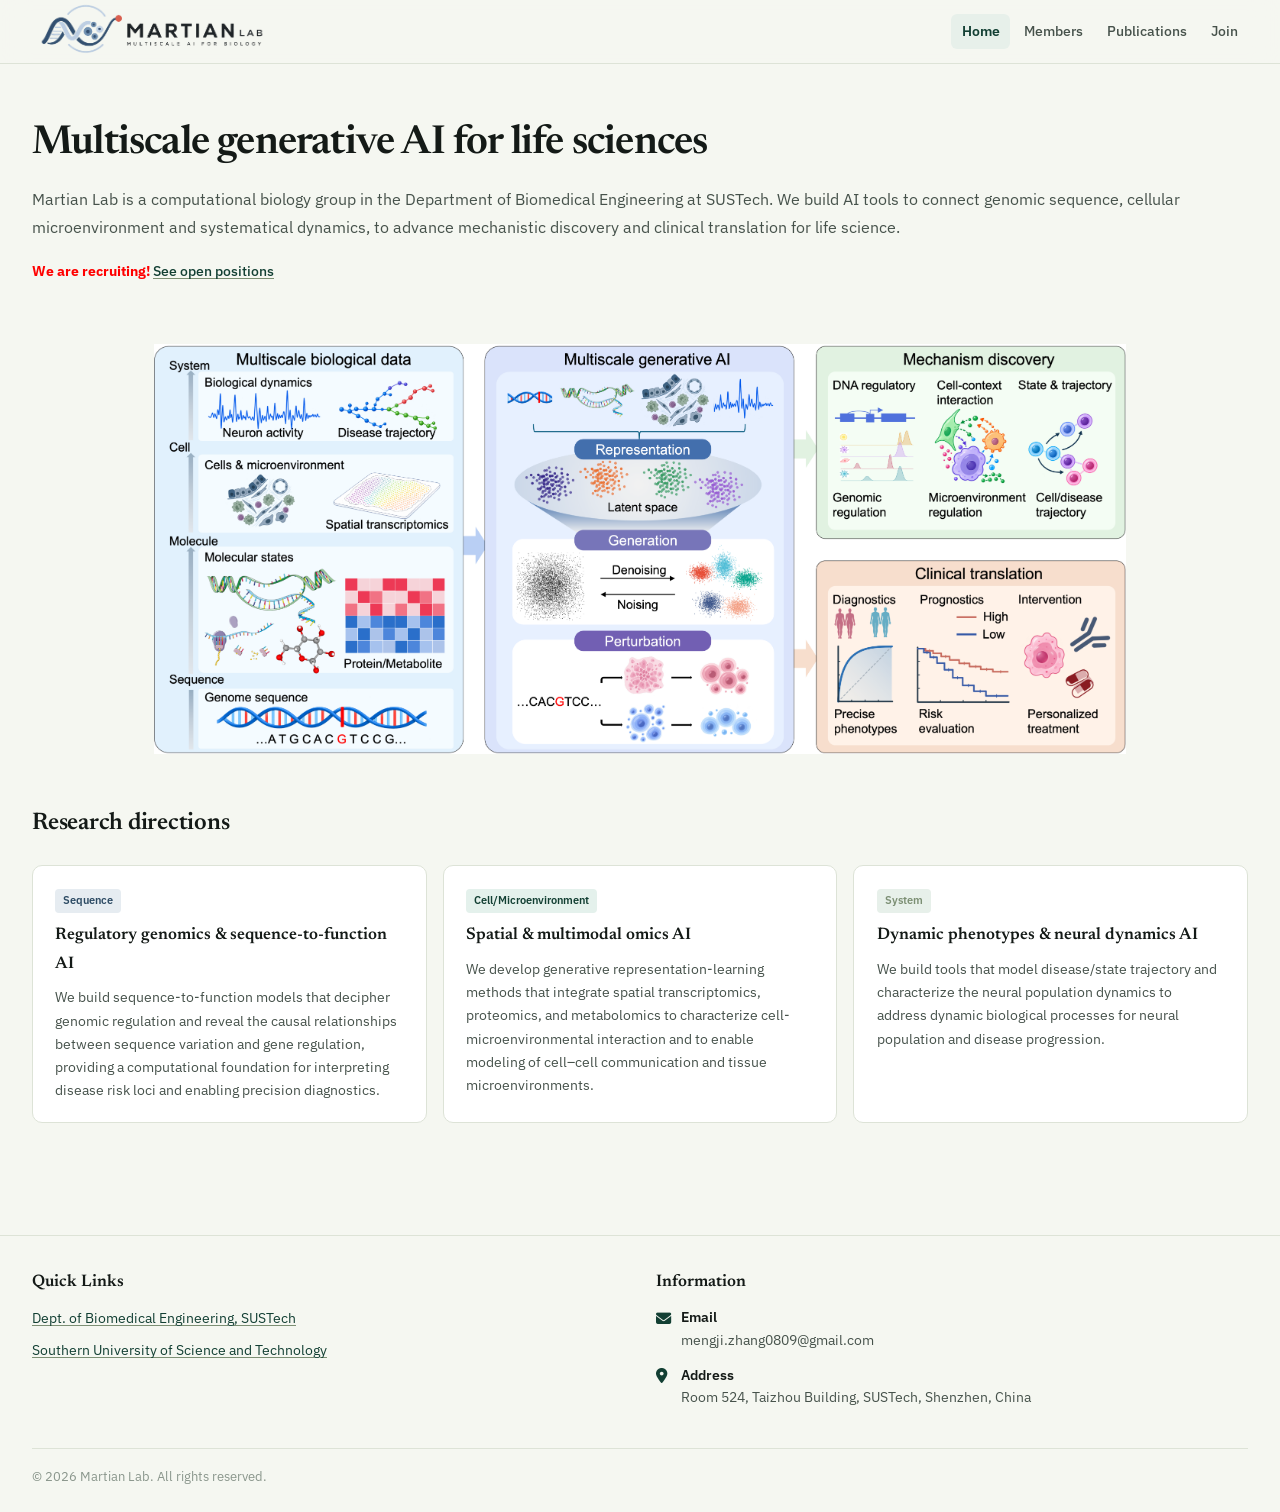
<file: index.html>
<!DOCTYPE html>
<html lang="en">
<head>
<meta charset="UTF-8">
<meta name="viewport" content="width=device-width, initial-scale=1.0">
<title>Martian Lab — Computational Biology, SUSTech</title>
<link rel="preconnect" href="https://fonts.googleapis.com">
<link rel="preconnect" href="https://fonts.gstatic.com" crossorigin>
<link href="https://fonts.googleapis.com/css2?family=Newsreader:ital,opsz,wght@0,6..72,400;0,6..72,500;0,6..72,600;0,6..72,700;1,6..72,400;1,6..72,500&family=IBM+Plex+Sans:wght@400;500;600&display=swap" rel="stylesheet">
<link rel="stylesheet" href="https://cdnjs.cloudflare.com/ajax/libs/font-awesome/6.5.1/css/all.min.css">
<link rel="stylesheet" href="styles.css">
</head>
<body>

<nav>
  <div class="nav-inner">
    <a class="nav-name" href="index.html"><img src="assets/logo.png" alt="Zhang Lab" style="height: 80px; display: block;"></a>
    <button class="hamburger" aria-label="Toggle menu"><i class="fas fa-bars"></i></button>
    <div class="nav-right">
      <div class="nav-links">
        <a href="index.html" class="active">Home</a>
        <a href="members.html">Members</a>
        <a href="publications.html">Publications</a>
        <a href="join.html">Join</a>
      </div>
    </div>
  </div>
</nav>

<main>
  <section class="hero">
    <div class="hero-text">
      <h1>Multiscale generative AI for life sciences</h1>
      <p class="hero-lede">
        Martian Lab is a computational biology group in the Department of Biomedical Engineering at SUSTech. We build AI tools to connect genomic sequence, cellular microenvironment and systematical dynamics, to advance mechanistic discovery and clinical translation for life science.
        
      </p>
      <p class="hero-note">  <strong style="color:red;">We are recruiting!</strong>    
        <a href="join.html">See open positions</a>
        <img src="assets/research-framework.png" alt="Research framework" style="display: block; max-width: 80%; margin: 60px auto -50px;">
      </p>
<!--       <div class="hero-actions">
        <a class="btn btn-primary" href="join.html">Join the lab</a>
      </div> -->
    </div>
<!--     <figure class="hero-figure">
      <img src="assets/research-framework.png" alt="Multiscale generative AI research framework: from multiscale biological data (sequence, molecule, cell, system) through representation, generation, and perturbation modeling, toward mechanism discovery and clinical translation">
    </figure> -->
  </section>

  <section class="section" id="research">
    <div class="section-head"><h2 class="section-title">Research directions</h2></div>
    <p class="research-lede">
    
    </p>
    <div class="research-grid">
      <div class="research-card">
        <span class="research-tag tag-dna">Sequence</span>
        <h3>Regulatory genomics &amp; sequence-to-function AI</h3>
        <p>
          We build sequence-to-function models that decipher genomic regulation and reveal the causal relationships between sequence variation and gene regulation, providing a computational foundation for interpreting disease risk loci and enabling precision diagnostics.
        </p>
      </div>
      <div class="research-card">
        <span class="research-tag tag-omics">Cell/Microenvironment</span>
        <h3>Spatial &amp; multimodal omics AI</h3>
        <p>
          We develop generative representation-learning methods that integrate spatial transcriptomics, proteomics, and metabolomics to characterize cell-microenvironmental interaction and to enable modeling of cell–cell communication and tissue microenvironments.
        </p>
      </div>
      <div class="research-card">
        <span class="research-tag tag-neuro">System</span>
        <h3>Dynamic phenotypes &amp; neural dynamics AI</h3>
        <p>
          We build tools that model disease/state trajectory and characterize the neural population dynamics to address dynamic biological processes for neural population and disease progression.
        </p>
      </div>
    </div>
<!--     <p class="research-note">
      Together, these directions form a technical framework of data representation → generative modeling → perturbation simulation, serving two goals: mechanistic discovery and clinical translation.
      
    </p> -->
  </section>
</main>

<footer class="site-footer">
  <div class="footer-inner">
    <div class="footer-col">
      <h3>Quick Links</h3>
      <ul class="footer-links">
        <li><a href="https://bme.sustech.edu.cn/en/" target="_blank">Dept. of Biomedical Engineering, SUSTech</a></li>
        <li><a href="https://www.sustech.edu.cn/en/" target="_blank">Southern University of Science and Technology</a></li>
      </ul>
    </div>
    <div class="footer-col">
      <h3>Information</h3>
      <div class="footer-info-item">
        <i class="fas fa-envelope"></i>
        <div><span class="footer-info-label">Email</span>mengji.zhang0809@gmail.com</div>
      </div>
      <div class="footer-info-item">
        <i class="fas fa-location-dot"></i>
        <div><span class="footer-info-label">Address</span>Room 524, Taizhou Building, SUSTech, Shenzhen, China</div>
      </div>
    </div>
  </div>
  <div class="footer-bottom">
    <p>© 2026 Martian Lab. All rights reserved.</p>
  </div>
</footer>

<script src="main.js"></script>
</body>
</html>
</file>
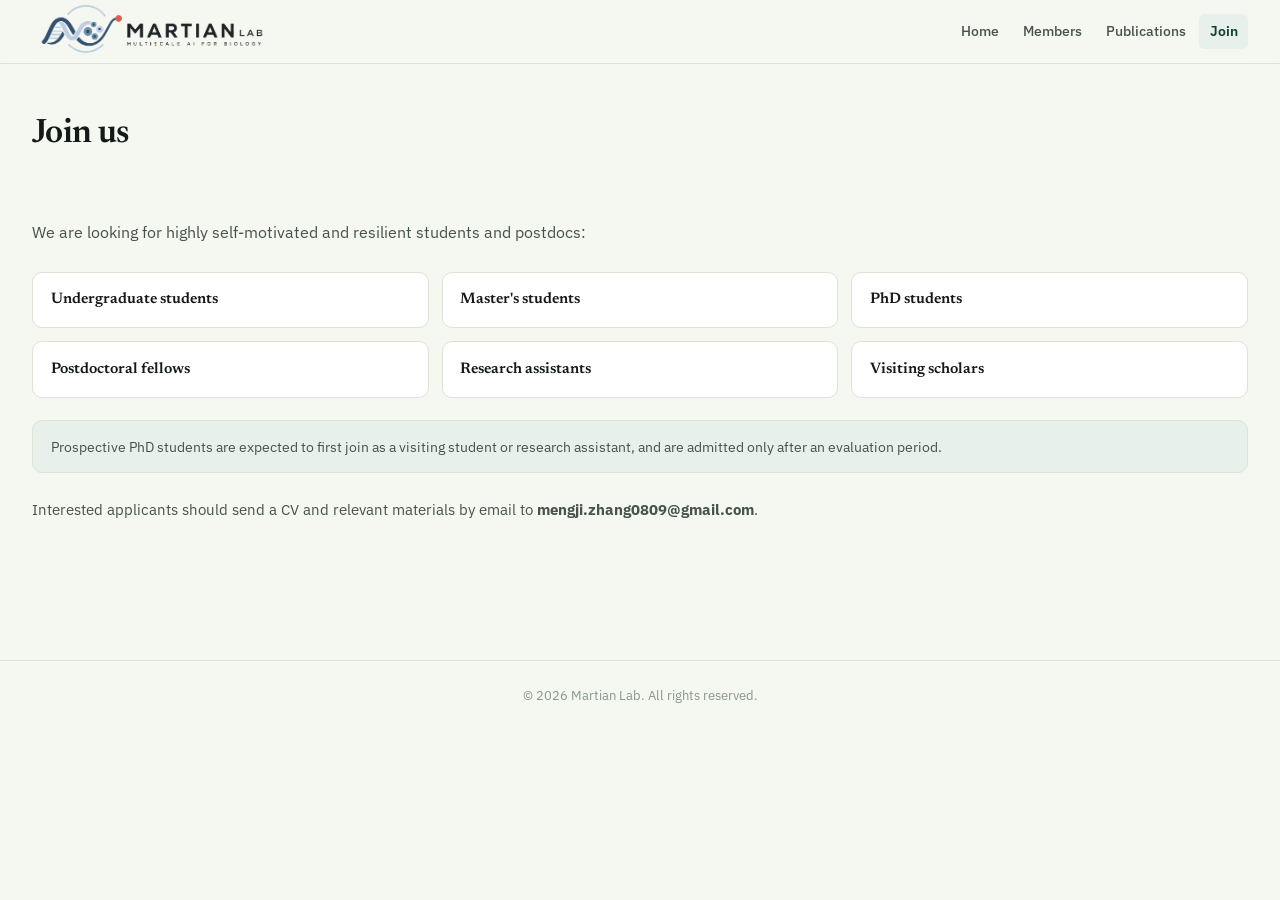
<file: join.html>
<!DOCTYPE html>
<html lang="en">
<head>
<meta charset="UTF-8">
<meta name="viewport" content="width=device-width, initial-scale=1.0">
<title>Join Us — Martian Lab</title>
<link rel="preconnect" href="https://fonts.googleapis.com">
<link rel="preconnect" href="https://fonts.gstatic.com" crossorigin>
<link href="https://fonts.googleapis.com/css2?family=Newsreader:ital,opsz,wght@0,6..72,400;0,6..72,500;0,6..72,600;0,6..72,700;1,6..72,400;1,6..72,500&family=IBM+Plex+Sans:wght@400;500;600&display=swap" rel="stylesheet">
<link rel="stylesheet" href="https://cdnjs.cloudflare.com/ajax/libs/font-awesome/6.5.1/css/all.min.css">
<link rel="stylesheet" href="styles.css">
</head>
<body>

<nav>
  <div class="nav-inner">
    <a class="nav-name" href="index.html"><img src="assets/logo.png" alt="Zhang Lab" style="height: 80px; display: block;"></a>
    <button class="hamburger" aria-label="Toggle menu"><i class="fas fa-bars"></i></button>
    <div class="nav-right">
      <div class="nav-links">
        <a href="index.html">Home</a>
        <a href="members.html">Members</a>
        <a href="publications.html">Publications</a>
        <a href="join.html" class="active">Join</a>
      </div>
    </div>
  </div>
</nav>

<main>
  <div class="page-header">
    <h1>Join us</h1>
  </div>

  <section class="section">
    <p class="join-lede">
     We are looking for highly self-motivated and resilient students and postdocs:
    </p>

    <div class="position-list">
      <div class="position-item">
        <div class="role">Undergraduate students</div>
        <!-- <div class="note">Rolling admissions</div> -->
      </div>
      <div class="position-item">
        <div class="role">Master's students</div>
        <!-- <div class="note">Rolling admissions</div> -->
      </div>
      <div class="position-item">
        <div class="role">PhD students</div>
        <!-- <div class="note">Rolling admissions</div> -->
      </div>
      <div class="position-item">
        <div class="role">Postdoctoral fellows</div>
        <!-- <div class="note">Rolling admissions</div> -->
      </div>
      <div class="position-item">
        <div class="role">Research assistants</div>
        <!-- <div class="note">Rolling admissions</div> -->
      </div>
      <div class="position-item">
        <div class="role">Visiting scholars</div>
        <!-- <div class="note">Rolling admissions</div> -->
      </div>
    </div>

    <div class="info-box">
      Prospective PhD students are expected to first join as a visiting student or research assistant, and are admitted only after an evaluation period.
      
    </div>

    <p class="join-lede" style="font-size:0.92rem;">
      Interested applicants should send a CV and relevant materials by email to <strong>mengji.zhang0809@gmail.com</strong>.
      
    </p>
  </section>
</main>

<footer>
  <p>© 2026 Martian Lab. All rights reserved.</p>
</footer>

<script src="main.js"></script>
</body>
</html>
</file>
<file: styles.css>
:root{
  --ink:#141a17; --ink-soft:#46524b; --ink-muted:#8a968c;
  --paper:#f5f7f1; --card:#ffffff;
  --line:#dde3d7; --line-soft:#e9ede3;
  --teal:#1f6f5c; --teal-deep:#123f33;
  --amber:#b8722f; --amber-deep:#8a541e;
  --ink-blue:#2c4a63; --sage:#7c8f74;
  --highlight:#e7f0ea;
  --serif:'Newsreader',Georgia,serif;
  --sans:'IBM Plex Sans',-apple-system,sans-serif;
  --max-w:1320px; --nav-h:64px;
}
*{margin:0;padding:0;box-sizing:border-box;}
html{scroll-behavior:smooth;scroll-padding-top:calc(var(--nav-h) + 18px);}
body{font-family:var(--sans);color:var(--ink);background:var(--paper);line-height:1.7;font-size:15.5px;-webkit-font-smoothing:antialiased;}
a{color:inherit;}
:focus-visible{outline:2px solid var(--teal);outline-offset:2px;}

nav{position:sticky;top:0;z-index:100;background:rgba(245,247,241,0.9);backdrop-filter:blur(14px);-webkit-backdrop-filter:blur(14px);border-bottom:1px solid var(--line);height:var(--nav-h);}
.nav-inner{max-width:var(--max-w);margin:0 auto;padding:0 2rem;height:100%;display:flex;align-items:center;justify-content:space-between;gap:1rem;}
.nav-name{font-family:var(--serif);font-weight:700;font-size:1.2rem;color:var(--ink);text-decoration:none;letter-spacing:-0.01em;}
.nav-right{display:flex;align-items:center;gap:1.4rem;}
.nav-links{display:flex;gap:0.2rem;}
.nav-links a{font-size:0.85rem;font-weight:500;color:var(--ink-soft);text-decoration:none;padding:0.4rem 0.65rem;border-radius:6px;transition:all .2s;}
.nav-links a:hover{color:var(--teal-deep);background:var(--highlight);}
.nav-links a.active{color:var(--teal-deep);background:var(--highlight);font-weight:600;}
.hamburger{display:none;background:none;border:none;font-size:1.25rem;cursor:pointer;color:var(--ink);min-width:32px;min-height:32px;}

main{max-width:var(--max-w);margin:0 auto;padding:0 2rem 4rem;}

.page-header{padding:2.6rem 0 0.6rem;}
.page-header h1{font-family:var(--serif);font-size:2.1rem;font-weight:600;letter-spacing:-0.02em;margin-bottom:0.6rem;}
.page-header p{color:var(--ink-soft);font-size:0.96rem;}

.hero{display:flex;flex-direction:column;gap:1.8rem;padding:3.5rem 0 2.5rem;}
.hero h1{font-family:var(--serif);font-size:2.5rem;font-weight:600;letter-spacing:-0.02em;line-height:1.22;margin-bottom:1rem;max-width:34ch;}
.hero-lede{color:var(--ink-soft);font-size:1.02rem;line-height:1.75;margin-bottom:1.1rem;}
.hero-note{font-size:0.9rem;color:var(--ink-muted);margin-bottom:1.4rem;}
.hero-note a{color:var(--teal-deep);font-weight:500;text-decoration:underline;text-decoration-color:var(--sage);text-underline-offset:2px;}
.hero-actions{display:flex;gap:0.7rem;flex-wrap:wrap;}
.btn{display:inline-flex;align-items:center;gap:0.45rem;font-family:var(--sans);font-size:0.88rem;font-weight:600;padding:0.65rem 1.15rem;border-radius:8px;text-decoration:none;border:1px solid transparent;transition:transform .15s, box-shadow .15s;}
.btn-primary{background:var(--teal-deep);color:#fff;}
.btn-primary:hover{transform:translateY(-1px);box-shadow:0 6px 16px rgba(18,63,51,0.22);}
.btn-ghost{border-color:var(--line);color:var(--ink);}
.btn-ghost:hover{border-color:var(--teal);color:var(--teal-deep);}
.hero-figure{width:100%;}
.hero-figure img{width:100%;height:auto;display:block;border-radius:12px;border:1px solid var(--line);background:var(--card);}

.section{padding:2.3rem 0 0;}
.section-head{margin-bottom:1.3rem;}
.section-title{font-family:var(--serif);font-size:1.5rem;font-weight:600;letter-spacing:-0.01em;margin-bottom:0.3rem;}
.section-sub{font-size:0.9rem;color:var(--ink-muted);max-width:60ch;}

.news-list{display:flex;flex-direction:column;}
.news-item{display:flex;gap:1.1rem;align-items:baseline;padding:0.7rem 0;border-bottom:1px solid var(--line-soft);}
.news-item:last-child{border-bottom:none;}
.news-date{font-size:0.8rem;color:var(--ink-muted);white-space:nowrap;min-width:64px;}
.news-text{font-size:0.94rem;color:var(--ink-soft);}
.news-pin{display:inline-block;font-size:0.65rem;font-weight:700;padding:0.1rem 0.4rem;border-radius:4px;margin-right:0.4rem;color:var(--amber-deep);background:#f7ecdd;vertical-align:middle;}

.research-grid{display:grid;grid-template-columns:1fr 1fr 1fr;gap:1rem;}
.research-lede{font-size:0.92rem;color:var(--ink-soft);line-height:1.75;margin-bottom:1.3rem;}
.research-note{font-size:0.85rem;color:var(--ink-muted);line-height:1.65;margin-top:1.1rem;}
.research-card{background:var(--card);border:1px solid var(--line);border-radius:10px;padding:1.2rem 1.4rem;}
.research-tag{display:inline-block;font-size:0.7rem;font-weight:600;padding:0.15rem 0.5rem;border-radius:4px;margin-bottom:0.55rem;}
.tag-omics{color:var(--teal-deep);background:#e4f1ec;}
.tag-dna{color:var(--ink-blue);background:#e6ecf1;}
.tag-mol{color:var(--amber-deep);background:#f7ecdd;}
.tag-neuro{color:var(--sage);background:var(--highlight);}
.research-card h3{font-family:var(--serif);font-size:1.05rem;font-weight:600;margin-bottom:0.5rem;}
.research-card p{font-size:0.88rem;color:var(--ink-soft);line-height:1.65;}

.people-intro{font-size:0.92rem;color:var(--ink-muted);margin-bottom:1.2rem;}
.people-grid{display:grid;grid-template-columns:repeat(4,1fr);gap:1rem;}
.person-card{background:var(--card);border:1px solid var(--line);border-radius:10px;overflow:hidden;text-align:center;padding-bottom:1.1rem;}
.person-photo{width:100%;aspect-ratio:1/1;margin:0 0 0.9rem;border-radius:0;background:var(--line-soft);}
.person-photo img{width:100%;height:100%;object-fit:cover;display:block;}
.person-name{font-family:var(--serif);font-weight:600;font-size:1rem;padding:0 1.1rem;}
.person-role{font-size:0.78rem;color:var(--teal-deep);font-weight:600;margin:0.15rem 0 0.5rem;padding:0 1.1rem;}
.person-school {font-size: 0.9em;color: #666;margin-top: 2px;}
.person-bio{font-size:0.82rem;color:var(--ink-muted);line-height:1.55;margin-bottom:0.7rem;padding:0 1.1rem;}
.person-links{display:flex;gap:0.5rem;justify-content:center;padding:0 1.1rem;}
.person-links a{font-size:0.85rem;color:var(--ink-muted);}
.person-links a:hover{color:var(--teal-deep);}
.person-card.alumnus{opacity:0.9;}
.person-card.alumnus .person-photo{filter:grayscale(0.35);}
.person-now{font-size:0.78rem;color:var(--ink-muted);margin-bottom:0.6rem;}
.person-now b{color:var(--ink-soft);font-weight:600;}
.empty-state{border:1.5px dashed var(--line);border-radius:10px;padding:1.6rem;text-align:center;color:var(--ink-muted);font-size:0.9rem;}

.join-lede{font-size:0.98rem;color:var(--ink-soft);line-height:1.75;margin-bottom:1.6rem;}
.position-list{display:grid;grid-template-columns:repeat(3,1fr);gap:0.8rem;margin-bottom:1.4rem;}
.position-item{background:var(--card);border:1px solid var(--line);border-radius:10px;padding:0.9rem 1.1rem;}
.position-item .role{font-family:var(--serif);font-weight:600;font-size:0.95rem;}
.position-item .note{font-size:0.78rem;color:var(--ink-muted);margin-top:0.15rem;}
.info-box{background:var(--highlight);border:1px solid var(--line);border-radius:10px;padding:0.9rem 1.1rem;font-size:0.86rem;color:var(--ink-soft);line-height:1.6;margin-bottom:1.5rem;}
.join-actions{margin-top:0.3rem;}

.pub-intro{font-size:0.88rem;color:var(--ink-muted);margin-bottom:1.1rem;}
.pub-list{display:flex;flex-direction:column;gap:1rem;}
.pub-item{display:flex;gap:1.1rem;align-items:flex-start;}
.pub-thumb{width:76px;height:76px;flex-shrink:0;border-radius:8px;overflow:hidden;background:var(--line-soft);border:1px solid var(--line);}
.pub-thumb img{width:100%;height:100%;object-fit:contain;display:block;}
.pub-title{font-weight:600;font-size:0.95rem;color:var(--ink);}
.pub-title a{color:inherit;text-decoration:none;}
.pub-title a:hover{color:var(--teal-deep);}
.pub-meta{font-size:0.82rem;color:var(--ink-muted);margin-top:0.2rem;}
.pub-badge{display:inline-block;font-size:0.66rem;font-weight:700;padding:0.08rem 0.4rem;border-radius:3px;margin-left:0.3rem;color:var(--amber-deep);background:#f7ecdd;vertical-align:middle;}

.tool-card{background:var(--ink);color:#dfe6e2;border-radius:12px;padding:1.4rem 1.7rem;}
.tool-card h3{font-family:var(--serif);font-size:1.05rem;color:#9fd6c2;margin-bottom:0.4rem;}
.tool-card p{font-size:0.88rem;line-height:1.65;color:#c3ccc7;margin-bottom:0.9rem;}
.tool-card code{display:inline-block;background:rgba(255,255,255,0.08);padding:0.28rem 0.75rem;border-radius:6px;font-size:0.82rem;color:#9fd6c2;border:1px solid rgba(255,255,255,0.1);}
.tool-links{display:flex;gap:0.9rem;margin-top:0.7rem;}
.tool-links a{font-size:0.8rem;color:#9fd6c2;text-decoration:none;}
.tool-links a:hover{opacity:0.75;}

footer{border-top:1px solid var(--line);max-width:var(--max-w);margin:3rem auto 0;padding:1.5rem 2rem;text-align:center;font-size:0.8rem;color:var(--ink-muted);}

.site-footer{text-align:left;padding:2rem 2rem 1.5rem;}
.footer-inner{display:grid;grid-template-columns:1fr 1fr;gap:2rem;padding-bottom:1.6rem;}
.footer-col h3{font-family:var(--serif);color:var(--ink);font-size:1.05rem;font-weight:600;margin-bottom:0.7rem;}
.footer-links{list-style:none;display:flex;flex-direction:column;gap:0.5rem;}
.footer-links a{color:var(--teal-deep);text-decoration:underline;text-decoration-color:var(--sage);text-underline-offset:2px;font-size:0.88rem;}
.footer-links a:hover{color:var(--teal);}
.footer-info-item{display:flex;gap:0.7rem;margin-bottom:0.8rem;font-size:0.88rem;line-height:1.55;color:var(--ink-soft);}
.footer-info-item i{color:var(--teal-deep);font-size:0.95rem;margin-top:0.2rem;width:14px;}
.footer-info-label{display:block;color:var(--ink);font-weight:600;font-size:0.85rem;margin-bottom:0.1rem;}
.footer-bottom{border-top:1px solid var(--line);padding-top:1.1rem;font-size:0.8rem;color:var(--ink-muted);}
.footer-bottom p{margin-bottom:0.25rem;}
.footer-bottom p:last-child{margin-bottom:0;}

@media (max-width:760px){
  .hero{padding-top:2.2rem;}
  .hero h1{font-size:2rem;max-width:none;}
  .research-grid{grid-template-columns:1fr;}
  .people-grid{grid-template-columns:1fr 1fr;}
  .position-list{grid-template-columns:1fr 1fr;}
  .footer-inner{grid-template-columns:1fr;gap:1.8rem;}
  .nav-links{display:none;}
  .nav-links.open{display:flex;flex-direction:column;position:absolute;top:var(--nav-h);left:0;right:0;background:rgba(245,247,241,0.98);border-bottom:1px solid var(--line);padding:0.5rem 1rem;}
  .nav-links.open a{padding:0.7rem 1rem;}
  .hamburger{display:block;}
  main{padding:0 1.25rem 3rem;}
  .site-footer{padding:1.6rem 1.25rem 1.2rem;}
}
@media (max-width:480px){
  .people-grid{grid-template-columns:1fr;}
  .position-list{grid-template-columns:1fr;}
}
</file>
